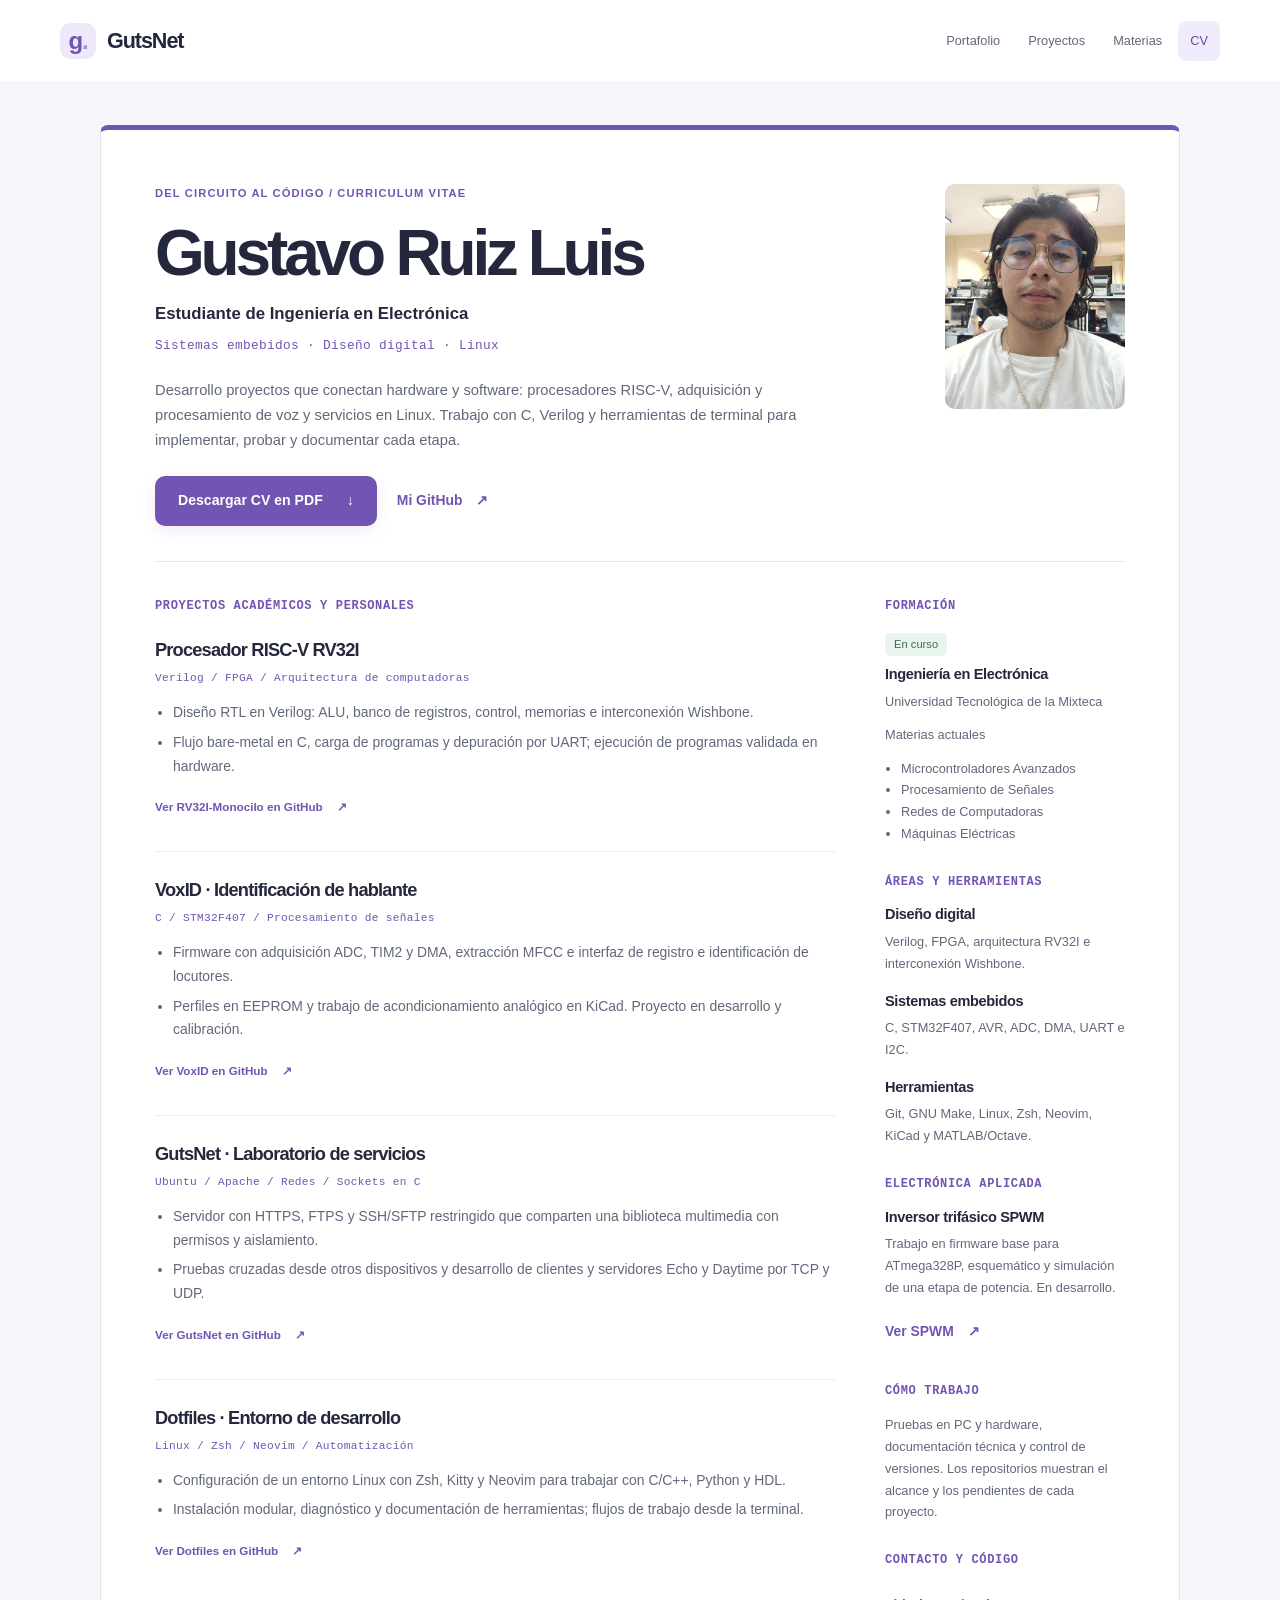
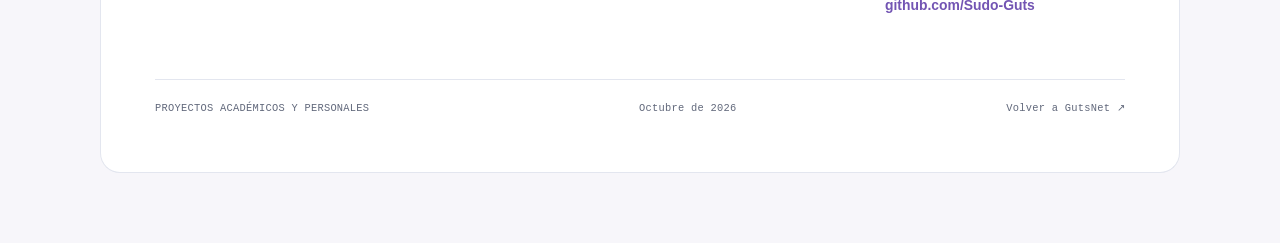
<file: C0DE/web/public/cv.html>
<!DOCTYPE html>
<html lang="es-MX">
<head>
    <meta charset="UTF-8">
    <meta name="viewport" content="width=device-width, initial-scale=1.0">
    <meta name="description" content="CV de Gustavo Ruiz Luis: estudiante de Ingeniería en Electrónica, con proyectos de sistemas embebidos, RISC-V, procesamiento de señales y Linux.">
    <meta name="theme-color" content="#ffffff">
    <title>Gustavo Ruiz Luis | CV · GutsNet</title>
    <link rel="icon" href="assets/img/favicon.svg?v=2ca871dd7910" type="image/svg+xml">
    <link rel="stylesheet" href="assets/css/style.css?v=04d1e9b48a64">
    <link rel="stylesheet" href="assets/css/cv.css?v=8c41e6406a28">
</head>
<body class="resume-page">
    <a class="skip-link" href="#cv-content">Ir al currículum</a>
    <header class="site-header">
        <div class="container header-content">
            <a class="logo" href="index.html" aria-label="GutsNet, inicio"><span class="logo-symbol" aria-hidden="true">g<span>.</span></span>GutsNet</a>
            <nav aria-label="Navegación principal"><a href="index.html">Portafolio</a><a href="index.html#proyectos">Proyectos</a><a href="materias.html">Materias</a><a href="cv.html" aria-current="page">CV</a></nav>
        </div>
    </header>
    <main id="cv-content" class="resume-shell">
        <header class="resume-header">
            <div>
                <p class="eyebrow">DEL CIRCUITO AL CÓDIGO / CURRICULUM VITAE</p>
                <h1>Gustavo Ruiz Luis</h1>
                <p class="resume-role">Estudiante de Ingeniería en Electrónica</p>
                <p class="resume-focus mono">Sistemas embebidos · Diseño digital · Linux</p>
                <p class="resume-summary">Desarrollo proyectos que conectan hardware y software: procesadores RISC-V, adquisición y procesamiento de voz y servicios en Linux. Trabajo con C, Verilog y herramientas de terminal para implementar, probar y documentar cada etapa.</p>
                <div class="resume-actions"><a class="button primary" href="assets/docs/Gustavo_Ruiz_Luis_CV.pdf" download>Descargar CV en PDF <span aria-hidden="true">↓</span></a><a class="text-link" href="https://github.com/Sudo-Guts" target="_blank" rel="noopener noreferrer">Mi GitHub <span aria-hidden="true">↗</span></a></div>
            </div>
            <img class="resume-photo" src="assets/img/gustavo-ruiz-luis.jpg" alt="Retrato de Gustavo Ruiz Luis" width="1152" height="1536">
        </header>
        <div class="resume-body">
            <section aria-labelledby="resume-projects-title">
                <h2 id="resume-projects-title" class="resume-section-title">Proyectos académicos y personales</h2>
                    <article class="resume-project">
                        <h3>Procesador RISC-V RV32I</h3>
                        <p class="resume-project-meta mono">Verilog / FPGA / Arquitectura de computadoras</p>
                        <ul><li>Diseño RTL en Verilog: ALU, banco de registros, control, memorias e interconexión Wishbone.</li><li>Flujo bare-metal en C, carga de programas y depuración por UART; ejecución de programas validada en hardware.</li></ul>
                        <a class="text-link" href="https://github.com/Sudo-Guts/RV32I-Monocilo" target="_blank" rel="noopener noreferrer">Ver RV32I-Monocilo en GitHub <span aria-hidden="true">↗</span></a>
                    </article>
                    <article class="resume-project">
                        <h3>VoxID · Identificación de hablante</h3>
                        <p class="resume-project-meta mono">C / STM32F407 / Procesamiento de señales</p>
                        <ul><li>Firmware con adquisición ADC, TIM2 y DMA, extracción MFCC e interfaz de registro e identificación de locutores.</li><li>Perfiles en EEPROM y trabajo de acondicionamiento analógico en KiCad. Proyecto en desarrollo y calibración.</li></ul>
                        <a class="text-link" href="https://github.com/Sudo-Guts/VoxID" target="_blank" rel="noopener noreferrer">Ver VoxID en GitHub <span aria-hidden="true">↗</span></a>
                    </article>
                    <article class="resume-project">
                        <h3>GutsNet · Laboratorio de servicios</h3>
                        <p class="resume-project-meta mono">Ubuntu / Apache / Redes / Sockets en C</p>
                        <ul><li>Servidor con HTTPS, FTPS y SSH/SFTP restringido que comparten una biblioteca multimedia con permisos y aislamiento.</li><li>Pruebas cruzadas desde otros dispositivos y desarrollo de clientes y servidores Echo y Daytime por TCP y UDP.</li></ul>
                        <a class="text-link" href="https://github.com/Sudo-Guts/GutsNet" target="_blank" rel="noopener noreferrer">Ver GutsNet en GitHub <span aria-hidden="true">↗</span></a>
                    </article>
                    <article class="resume-project">
                        <h3>Dotfiles · Entorno de desarrollo</h3>
                        <p class="resume-project-meta mono">Linux / Zsh / Neovim / Automatización</p>
                        <ul><li>Configuración de un entorno Linux con Zsh, Kitty y Neovim para trabajar con C/C++, Python y HDL.</li><li>Instalación modular, diagnóstico y documentación de herramientas; flujos de trabajo desde la terminal.</li></ul>
                        <a class="text-link" href="https://github.com/Sudo-Guts/Dotfiles" target="_blank" rel="noopener noreferrer">Ver Dotfiles en GitHub <span aria-hidden="true">↗</span></a>
                    </article>
            </section>
            <aside class="resume-aside" aria-label="Formación, herramientas y contacto">
                <section aria-labelledby="resume-education-title"><h2 id="resume-education-title" class="resume-section-title">Formación</h2><span class="resume-study-status">En curso</span><h3>Ingeniería en Electrónica</h3><p>Universidad Tecnológica de la Mixteca</p><p>Materias actuales</p><ul><li>Microcontroladores Avanzados</li><li>Procesamiento de Señales</li><li>Redes de Computadoras</li><li>Máquinas Eléctricas</li></ul></section>
                <section aria-labelledby="resume-skills-title"><h2 id="resume-skills-title" class="resume-section-title">Áreas y herramientas</h2><div class="resume-skill"><h3>Diseño digital</h3><p>Verilog, FPGA, arquitectura RV32I e interconexión Wishbone.</p></div><div class="resume-skill"><h3>Sistemas embebidos</h3><p>C, STM32F407, AVR, ADC, DMA, UART e I2C.</p></div><div class="resume-skill"><h3>Herramientas</h3><p>Git, GNU Make, Linux, Zsh, Neovim, KiCad y MATLAB/Octave.</p></div></section>
                <section aria-labelledby="resume-additional-title"><h2 id="resume-additional-title" class="resume-section-title">Electrónica aplicada</h2><h3>Inversor trifásico SPWM</h3><p>Trabajo en firmware base para ATmega328P, esquemático y simulación de una etapa de potencia. En desarrollo.</p><a class="text-link" href="https://github.com/Sudo-Guts/SPWM" target="_blank" rel="noopener noreferrer">Ver SPWM <span aria-hidden="true">↗</span></a></section>
                <section aria-labelledby="resume-method-title"><h2 id="resume-method-title" class="resume-section-title">Cómo trabajo</h2><p>Pruebas en PC y hardware, documentación técnica y control de versiones. Los repositorios muestran el alcance y los pendientes de cada proyecto.</p></section>
                <section aria-labelledby="resume-contact-title"><h2 id="resume-contact-title" class="resume-section-title">Contacto y código</h2><a class="text-link resume-contact" href="https://github.com/Sudo-Guts" target="_blank" rel="noopener noreferrer">github.com/Sudo-Guts</a></section>
            </aside>
        </div>
        <footer class="resume-footer mono"><span>PROYECTOS ACADÉMICOS Y PERSONALES</span><span>Octubre de 2026</span><a href="index.html">Volver a GutsNet ↗</a></footer>
    </main>
</body>
</html>
</file>
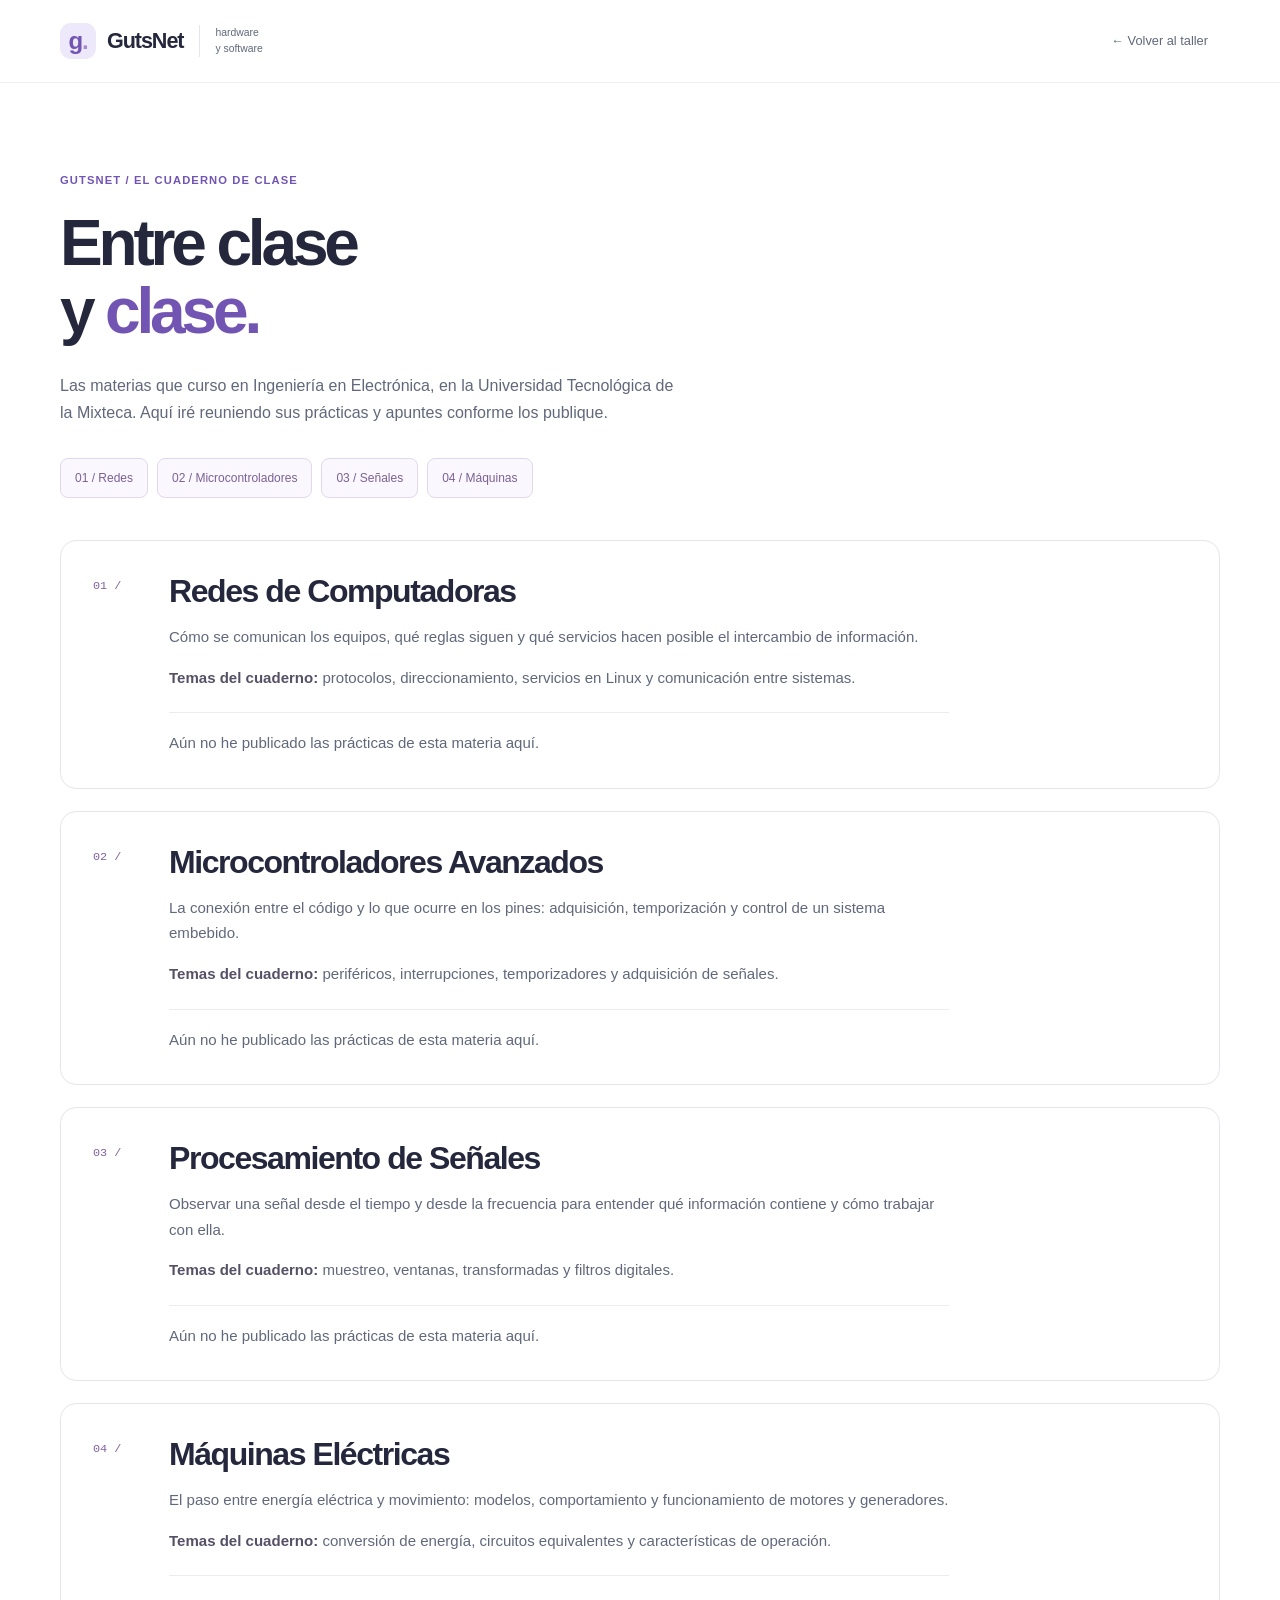
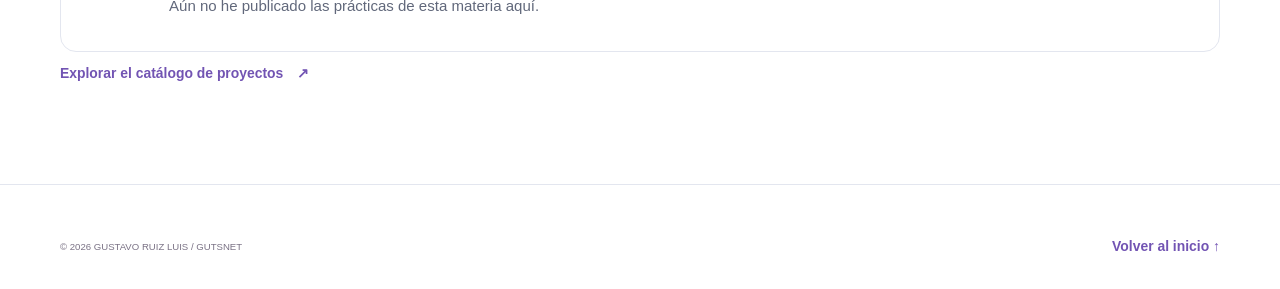
<file: C0DE/web/public/materias.html>
<!DOCTYPE html>
<html lang="es-MX">
<head>
    <meta charset="UTF-8">
    <meta name="viewport" content="width=device-width, initial-scale=1.0">
    <meta name="description" content="El cuaderno de materias de Gustavo: Redes de Computadoras, Microcontroladores Avanzados, Procesamiento de Señales y Máquinas Eléctricas.">
    <meta name="theme-color" content="#ffffff">
    <title>Cuaderno de materias | GutsNet</title>
    <link rel="icon" href="assets/img/favicon.svg?v=2ca871dd7910" type="image/svg+xml">
    <link rel="stylesheet" href="assets/css/style.css?v=04d1e9b48a64">
</head>
<body>
    <a class="skip-link" href="#contenido">Ir al contenido</a>
    <header class="site-header"><div class="container header-content"><a class="logo" href="index.html" aria-label="GutsNet, inicio"><span class="logo-symbol" aria-hidden="true">g<span>.</span></span>GutsNet<span class="logo-caption">hardware<br>y software</span></a><nav aria-label="Navegación de materias"><a href="index.html#materias">← Volver al taller</a></nav></div></header>

    <main id="contenido" class="section">
        <div class="container">
            <p class="eyebrow">GUTSNET / EL CUADERNO DE CLASE</p>
            <h1 class="section-title">Entre clase<br>y <em>clase.</em></h1>
            <p class="section-description">Las materias que curso en Ingeniería en Electrónica, en la Universidad Tecnológica de la Mixteca. Aquí iré reuniendo sus prácticas y apuntes conforme los publique.</p>
            <nav class="subject-index" aria-label="Índice de materias"><a href="#redes">01 / Redes</a><a href="#microcontroladores">02 / Microcontroladores</a><a href="#senales">03 / Señales</a><a href="#maquinas">04 / Máquinas</a></nav>
            <div class="subject-details">
                <section id="redes" class="card subject-detail" aria-labelledby="redes-title"><span class="card-number">01 /</span><div><h2 id="redes-title">Redes de Computadoras</h2><p>Cómo se comunican los equipos, qué reglas siguen y qué servicios hacen posible el intercambio de información.</p><p class="subject-topics"><strong>Temas del cuaderno:</strong> protocolos, direccionamiento, servicios en Linux y comunicación entre sistemas.</p><p class="empty-note">Aún no he publicado las prácticas de esta materia aquí.</p></div></section>
                <section id="microcontroladores" class="card subject-detail" aria-labelledby="micro-title"><span class="card-number">02 /</span><div><h2 id="micro-title">Microcontroladores Avanzados</h2><p>La conexión entre el código y lo que ocurre en los pines: adquisición, temporización y control de un sistema embebido.</p><p class="subject-topics"><strong>Temas del cuaderno:</strong> periféricos, interrupciones, temporizadores y adquisición de señales.</p><p class="empty-note">Aún no he publicado las prácticas de esta materia aquí.</p></div></section>
                <section id="senales" class="card subject-detail" aria-labelledby="senales-title"><span class="card-number">03 /</span><div><h2 id="senales-title">Procesamiento de Señales</h2><p>Observar una señal desde el tiempo y desde la frecuencia para entender qué información contiene y cómo trabajar con ella.</p><p class="subject-topics"><strong>Temas del cuaderno:</strong> muestreo, ventanas, transformadas y filtros digitales.</p><p class="empty-note">Aún no he publicado las prácticas de esta materia aquí.</p></div></section>
                <section id="maquinas" class="card subject-detail" aria-labelledby="maquinas-title"><span class="card-number">04 /</span><div><h2 id="maquinas-title">Máquinas Eléctricas</h2><p>El paso entre energía eléctrica y movimiento: modelos, comportamiento y funcionamiento de motores y generadores.</p><p class="subject-topics"><strong>Temas del cuaderno:</strong> conversión de energía, circuitos equivalentes y características de operación.</p><p class="empty-note">Aún no he publicado las prácticas de esta materia aquí.</p></div></section>
            </div>
            <a class="text-link" href="index.html#proyectos">Explorar el catálogo de proyectos <span aria-hidden="true">↗</span></a>
        </div>
    </main>
    <footer class="site-footer"><div class="container footer-content"><p>© 2026 GUSTAVO RUIZ LUIS / GUTSNET</p><a class="text-link" href="index.html">Volver al inicio ↑</a></div></footer>
</body>
</html>
</file>
<file: C0DE/web/public/assets/css/style.css>
/* GutsNet · Portafolio de Gustavo Ruiz Luis
 * Fondo blanco y acentos pastel. Sin fuentes ni librerías externas.
 */
:root {
    color-scheme: only light;
    --bg: #ffffff;
    --paper: #ffffff;
    --text: #25283c;
    --muted: #61687b;
    --border: #e3e6ef;
    --sage: #eaf4ee;
    --lavender: #eee8fb;
    --peach: #fcefe8;
    --blue: #eaf0fc;
    --accent: #7254b3;
    --green: #466d59;
    --radius: 18px;
    --max-width: 1160px;
    --mono: "SFMono-Regular", Consolas, "Liberation Mono", monospace;
}
* { box-sizing: border-box; }
html { scroll-behavior: smooth; scroll-padding-top: 104px; }
body { margin: 0; background: #fff; color: var(--text); font: 16px/1.7 -apple-system, BlinkMacSystemFont, "Segoe UI", sans-serif; }
h1, h2, h3, p { margin-top: 0; }
h1, h2, h3 { line-height: 1.15; letter-spacing: -.045em; text-wrap: balance; }
h1, h2 { font-weight: 700; }
h2 { margin-bottom: 24px; font-size: clamp(2rem, 3.4vw, 3rem); }
h3 { font-size: 1.22rem; font-weight: 650; }
em { color: var(--accent); font-style: normal; }
a { color: inherit; text-decoration: none; }
button, input { font: inherit; }
button { cursor: pointer; }
a, button, input { -webkit-tap-highlight-color: transparent; }
a:focus-visible, button:focus-visible, input:focus-visible { outline: 3px solid #9679cb; outline-offset: 5px; }
::selection { background: #e8dafa; color: #3f2c66; }
[hidden] { display: none !important; }
.container { width: min(calc(100% - 64px), var(--max-width)); margin-inline: auto; }
.mono { font-family: var(--mono); font-size: .7rem; font-weight: 400; letter-spacing: .025em; }
.eyebrow { margin-bottom: 20px; color: var(--accent); font-size: .7rem; font-weight: 650; letter-spacing: .1em; }
.section { padding: 88px 0; scroll-margin-top: 12px; }
.section-heading { display: flex; justify-content: space-between; align-items: end; gap: 40px; margin-bottom: 32px; }
.section-heading h2 { margin-bottom: 0; }
.section-heading > p { max-width: 280px; margin-bottom: 0; color: var(--muted); font-size: .9rem; }
.text-link { display: inline-flex; align-items: center; gap: 14px; min-height: 44px; color: var(--accent); font-size: .87rem; font-weight: 600; }
.text-link:hover { text-decoration: underline; text-underline-offset: 5px; }
.button { display: inline-flex; align-items: center; justify-content: center; gap: 24px; min-height: 49px; padding: 12px 22px; border: 1px solid transparent; border-radius: 10px; font-size: .88rem; font-weight: 600; transition: background .2s, transform .2s; }
.button:hover { transform: translateY(-2px); }
.button.primary { background: var(--accent); color: #fff; box-shadow: 0 5px 15px #7254b31c; }
.button.primary:hover { background: #61439d; }
.button.secondary { background: #fff; border-color: #d6c9ee; color: #624596; }
.button.secondary:hover { background: #f7f3fe; }
.sr-only { position: absolute; width: 1px; height: 1px; overflow: hidden; clip-path: inset(50%); white-space: nowrap; }
.skip-link { position: fixed; top: 12px; left: 16px; z-index: 100; padding: 10px 18px; border-radius: 8px; background: var(--accent); color: white; transform: translateY(-180%); }
.skip-link:focus { transform: translateY(0); }

/* Navegación */
.site-header { position: sticky; top: 0; z-index: 20; background: #fff; border-bottom: 1px solid #eceef5; }
.header-content { display: flex; align-items: center; justify-content: space-between; gap: 24px; min-height: 82px; }
.logo { display: inline-flex; align-items: center; gap: 11px; white-space: nowrap; font-size: 1.35rem; font-weight: 750; letter-spacing: -.05em; }
.logo-symbol { display: inline-flex; align-items: center; justify-content: center; width: 36px; height: 36px; border-radius: 11px; background: var(--lavender); color: var(--accent); font: 750 1.5rem/1 sans-serif; }
.logo-symbol span { color: #a58bcd; }
.logo-caption { max-width: 88px; margin-left: 5px; padding-left: 15px; border-left: 1px solid var(--border); color: var(--muted); font-size: .65rem; font-weight: 400; line-height: 1.5; letter-spacing: 0; white-space: normal; }
nav { display: flex; align-items: center; gap: 4px; }
nav a { display: inline-block; padding: 9px 12px; border-radius: 8px; color: var(--muted); font-size: .8rem; transition: background .2s; }
nav a:hover { background: #f6f4fb; color: var(--accent); }
nav a[aria-current] { background: #f1ecfb; color: #684a9e; }
.menu-toggle { display: inline-flex; align-items: center; gap: 14px; min-height: 44px; padding: 8px 12px; border: 1px solid var(--border); border-radius: 8px; background: white; color: var(--text); font-size: .85rem; }
.menu-toggle span { font: 1.2rem var(--mono); }

/* Portada */
.hero { background: #fff; }
.hero-topline { display: flex; align-items: center; justify-content: space-between; flex-wrap: wrap; gap: 12px; padding-top: 28px; color: #6b7184; font-size: .65rem; }
.topline-separator { padding-inline: 9px; color: #c4bbd1; }
.hero-grid { display: grid; grid-template-columns: 1.05fr 1fr; align-items: center; gap: 72px; padding: 76px 0 70px; }
.hero-content { min-width: 0; }
.hero-content .eyebrow { display: inline-flex; align-items: center; gap: 7px; margin-bottom: 24px; padding: 5px 11px; border: 1px solid #e4d9f6; border-radius: 25px; background: #faf7ff; font-size: .67rem; letter-spacing: .045em; }
.small-cross { color: #9874cb; font-size: 1rem; }
h1 { margin-bottom: 26px; font-size: clamp(3.1rem, 5.5vw, 5rem); line-height: 1.06; letter-spacing: -.065em; }
.hero-description { max-width: 470px; margin-bottom: 0; color: var(--muted); font-size: .99rem; line-height: 1.85; }
.hero-actions { display: flex; align-items: center; flex-wrap: wrap; gap: 28px; margin-top: 30px; }
.hero-footnote { display: flex; flex-wrap: wrap; gap: 8px; margin-top: 29px; margin-bottom: 0; color: #6f7587; font-size: .67rem; }
.hero-footnote span { padding: 4px 10px; border: 1px solid #e9e7f1; border-radius: 6px; background: #fbfaff; }
.workbench { position: relative; min-width: 0; padding: 22px; border: 1px solid #e4deef; border-radius: 22px; background: #faf8fe; box-shadow: 0 20px 65px #40325c0c; }
.bench-heading { display: flex; align-items: center; justify-content: space-between; gap: 10px; margin-bottom: 19px; color: #776c8d; font-size: .64rem; }
.bench-heading span:last-child { padding: 3px 8px; border-radius: 6px; background: #eee7f8; color: #735496; font-size: .62rem; }
.oscilloscope { padding: 17px; border: 1px solid #e3deeb; border-radius: 15px; background: white; }
.scope-heading { display: flex; align-items: center; justify-content: space-between; margin-bottom: 13px; }
.scope-heading .mono { color: #646b80; font-size: .65rem; }
.scope-led, .status-dot { display: inline-block; width: 7px; height: 7px; border-radius: 50%; background: #699780; }
.scope-led { box-shadow: 0 0 0 4px #eaf3ef; }
.scope-display { display: block; width: 100%; height: auto; border: 1px solid #e4e8f2; border-radius: 9px; }
.scope-controls { display: grid; grid-template-columns: 1fr 1fr; gap: 22px; margin-top: 18px; }
.scope-controls label { display: grid; grid-template-columns: 1fr auto; align-items: center; gap: 7px; color: #5f6578; font-size: .72rem; }
.scope-controls output { padding: 1px 6px; border-radius: 4px; background: #f1ebfb; color: #6a4b9c; font: .68rem var(--mono); }
input[type="range"] { width: 100%; min-width: 0; height: 26px; margin: 2px 0; accent-color: #9474cb; cursor: pointer; }
input[type="range"]:disabled { cursor: default; }
.scope-controls input { grid-column: 1 / -1; }
.scope-caption { margin: 14px 0 0; color: #6b7184; font-size: .61rem; text-align: center; }
.bench-notes { display: flex; align-items: center; justify-content: space-between; gap: 16px; padding: 18px 3px 0; }
.chip-note { display: flex; align-items: center; gap: 10px; }
.chip-note .mono { color: #777085; font-size: .62rem; }
.chip-mark { display: grid; place-content: center; width: 39px; height: 39px; border: 1px solid #d6c6ed; border-radius: 8px; background: #f0eafa; color: #76579c; font: .7rem/1.1 var(--mono); text-align: center; }
.hand-note { margin: 0; color: #7a7187; font-size: .72rem; line-height: 1.6; }
.hero-bottom { display: flex; justify-content: space-between; align-items: center; gap: 25px; padding: 21px 0; border-top: 1px solid #edeaf2; color: #707788; font-size: .64rem; }
.hero-bottom .status-dot { width: 6px; height: 6px; margin-right: 8px; }
.hero-bottom a { flex-shrink: 0; padding-block: 5px; }
.hero-bottom a span { padding-left: 8px; }

/* Perfil */
.about-section { border-top: 1px solid #f0edf5; }
.about-layout { display: grid; grid-template-columns: .95fr 1.15fr; gap: 100px; }
.about-copy { max-width: 590px; color: var(--muted); font-size: .93rem; }
.about-copy .lead { margin-top: 2px; color: #44495e; font-size: 1.07rem; }
.profile-portrait { width: min(100%, 240px); margin: 28px 0 0; }
.profile-portrait img { display: block; width: 100%; height: 290px; border-radius: 13px; object-fit: cover; object-position: 50% 35%; background: var(--lavender); }
.profile-portrait figcaption { margin-top: 10px; color: var(--muted); font-size: .6rem; }
.toolbox { margin-top: 26px; padding-top: 22px; border-top: 1px solid var(--border); }
.toolbox > .mono { color: #6e657d; font-size: .65rem; }
.tag-list { display: flex; flex-wrap: wrap; gap: 8px; padding: 0; margin: 14px 0 0; list-style: none; }
.tag-list li { padding: 5px 10px; border-radius: 6px; background: #f4f1fa; color: #6c5886; font: .7rem/1.5 var(--mono); }

/* Proyectos */
.projects-section { background: #f8f9fc; border-block: 1px solid #edf0f6; }
.project-filters { display: flex; flex-wrap: wrap; gap: 8px; margin-bottom: 30px; }
.project-filters button { min-height: 42px; padding: 8px 17px; border: 1px solid #e0ddeb; border-radius: 9px; background: white; color: #666277; font-size: .77rem; transition: background .2s; }
.project-filters button:hover { background: #f0eafa; }
.project-filters button[aria-pressed="true"] { border-color: #d9cbed; background: #eee6fa; color: #65468f; }
.project-grid { display: grid; grid-template-columns: repeat(2, minmax(0, 1fr)); gap: 26px; }
.project-card { display: flex; flex-direction: column; min-width: 0; overflow: hidden; border: 1px solid #e2e5ee; border-radius: var(--radius); background: white; transition: box-shadow .2s, border-color .2s; }
.project-card:hover { border-color: #d1c4e7; box-shadow: 0 8px 28px #5a4e7510; }
.project-card.project-featured { grid-column: 1 / -1; display: grid; grid-template-columns: 1.05fr 1fr; }
.project-visual { display: flex; flex-direction: column; min-height: 200px; padding: 24px 27px; }
.visual-topline { display: flex; align-items: center; justify-content: space-between; gap: 12px; color: #6c6381; font-size: .64rem; }
.visual-caption { color: #736582; font-size: .62rem; }
.vox-visual { justify-content: space-between; background: #f0eafa; }
.vox-visual svg { width: 100%; margin-block: 22px; }
.project-content { display: flex; flex: 1; flex-direction: column; align-items: flex-start; padding: 29px; }
.project-meta { display: flex; flex-wrap: wrap; align-items: center; gap: 10px; width: 100%; margin-bottom: 16px; color: #777082; font-size: .62rem; }
.project-state { padding: 3px 8px; border-radius: 5px; background: #edf4ef; color: #4e745f; font-size: .61rem; }
.project-content h3 { margin-bottom: 12px; }
.project-featured h3 { font-size: 2.5rem; }
.project-content p { margin-bottom: 22px; color: var(--muted); font-size: .87rem; }
.project-content .tag-list { margin: 0 0 24px; }
.project-link { display: flex; align-items: center; justify-content: space-between; gap: 20px; width: 100%; margin-top: auto; padding-top: 15px; border-top: 1px solid #edeaf3; color: #725394; font-size: .8rem; font-weight: 600; }
.project-link:hover { color: #503477; }
.project-link span { transition: transform .2s; }
.project-link:hover span { transform: translate(2px, -2px); }
.cpu-visual { background: #eaf3f0; }
.cpu-diagram { display: flex; gap: 10px; margin: 26px 0 18px; }
.cpu-diagram span { flex: 1; padding: 9px 5px; border: 1px solid #a8c7bc; border-radius: 7px; color: #527367; font: .7rem var(--mono); text-align: center; }
.visual-word { color: #4d6b61; font: 2.3rem/1 var(--mono); letter-spacing: -.06em; }
.visual-word span { display: inline-block; max-width: 145px; padding-left: 18px; font: .66rem/1.5 var(--mono); letter-spacing: 0; }
.spwm-visual { background: #fcefe7; }
.spwm-visual svg { width: 100%; height: 112px; margin: 7px 0; }
.terminal-visual { background: #edf0fb; }
.terminal-lines { display: flex; flex-direction: column; gap: 8px; margin-top: 25px; color: #5e6386; font-size: .96rem; letter-spacing: -.03em; }
.terminal-lines b { color: #4e716a; font-weight: 600; }
.terminal-lines i { color: #8a6bb6; font-style: normal; }
.terminal-lines .terminal-comment { margin-top: 5px; color: #696f8a; font-size: .7rem; letter-spacing: 0; }
.terminal-cursor { padding-left: 4px; color: #9277b5; }
.network-visual { justify-content: space-between; background: #eef3fa; }
.network-diagram { display: flex; align-items: center; justify-content: space-between; gap: 9px; margin: 26px 0; }
.network-diagram span { padding: 13px 16px; border: 1px solid #b9c9e1; border-radius: 8px; background: #ffffffb3; color: #5a6a87; font-size: .72rem; }
.network-diagram b { color: #95a7c3; font-size: 1.1rem; font-weight: 400; }
.project-card.project-compact { grid-column: 1 / -1; display: grid; grid-template-columns: 1fr 200px; }
.project-compact .project-content { max-width: 820px; }
.project-compact .project-link { max-width: 250px; }
.line-track { align-self: center; }
.line-track svg { display: block; width: 100%; }

/* Materias */
.subjects-layout { display: grid; grid-template-columns: .9fr 1.2fr; gap: 85px; }
.subjects-intro > p:not(.eyebrow) { max-width: 340px; color: var(--muted); font-size: .92rem; }
.subject-list { border-top: 1px solid var(--border); }
.subject-row { display: flex; align-items: center; gap: 22px; min-height: 108px; padding: 20px 5px; border-bottom: 1px solid var(--border); transition: background .2s; }
.subject-row:hover { background: #faf8fe; }
.subject-row > .mono { color: #977bbf; font-size: .72rem; }
.subject-row h3 { margin: 0 0 6px; font-size: 1.02rem; }
.subject-row p { margin: 0; color: var(--muted); font-size: .8rem; }
.subject-row > span:last-child { margin-left: auto; color: #9273b9; font-size: 1.3rem; }

/* Perfil formal */
.cv-section { padding-block: 48px; border-block: 1px solid #ebe4f5; background: #f7f3fc; }
.cv-layout { display: flex; align-items: center; gap: 35px; }
.cv-stamp { display: grid; place-content: center; flex: 0 0 100px; height: 112px; border: 1px solid #ded2ed; border-radius: 13px; background: #fff; color: #80669f; font-size: .68rem; line-height: 1.8; text-align: center; }
.cv-layout > div { flex: 1; }
.cv-layout .eyebrow { margin-bottom: 12px; }
.cv-layout h2 { margin-bottom: 14px; font-size: clamp(1.8rem, 2.7vw, 2.5rem); }
.cv-layout p:last-child { max-width: 570px; margin-bottom: 0; color: #72677f; font-size: .88rem; }
.cv-layout .button { flex-shrink: 0; }
.cv-layout > .cv-actions { display: flex; flex: 0 0 auto; flex-direction: column; align-items: flex-start; gap: 9px; }

/* Multimedia */
.media-layout { display: grid; grid-template-columns: 1.45fr 1fr; gap: 35px; }
.video-block, .media-sidebar, .multimedia-card { min-width: 0; }
.project-video { display: block; width: 100%; aspect-ratio: 16 / 9; border: 1px solid #e0daec; border-radius: 14px; background: #f1edf8; }
.video-caption { display: flex; align-items: center; justify-content: space-between; gap: 15px; margin-top: 16px; }
.video-caption h3 { margin: 0; font-size: .85rem; font-weight: 500; }
.video-caption .mono { color: #797086; font-size: .6rem; }
.music-player { padding: 26px; border: 1px solid #e3d9f1; border-radius: 16px; background: #faf7ff; }
.music-heading { display: flex; align-items: center; gap: 16px; margin-bottom: 22px; }
.music-heading .eyebrow { margin-bottom: 5px; font-size: .6rem; letter-spacing: .045em; }
.music-heading h3 { margin: 0; font-size: 1.25rem; }
.record { position: relative; width: 44px; height: 44px; flex: 0 0 44px; border: 8px solid #9884b3; border-radius: 50%; background: #eee8f8; box-shadow: inset 0 0 0 5px #d6c6eb; }
.record::after { content: ""; position: absolute; top: 12px; left: 12px; width: 4px; height: 4px; border-radius: 50%; background: #9072b0; }
#music-title { margin-bottom: 13px; color: #736082; font-size: .78rem; }
.music-controls { display: flex; flex-wrap: wrap; gap: 8px; }
.music-controls button { min-height: 44px; padding: 8px 15px; border: 1px solid #d6c5ea; border-radius: 8px; background: white; color: #765798; font-size: .76rem; }
.music-controls button:first-child { background: #eee5fa; }
.music-controls button:hover { background: #e5d7f6; }
.volume-label { display: flex; align-items: center; gap: 18px; margin-top: 16px; color: #736680; font-size: .75rem; }
.volume-label input { flex: 1; }
.player-note { margin: 12px 0 0; color: #7a6c88; font-size: .6rem; }
.cinema-note { margin-top: 24px; padding: 0 4px; }
.cinema-note > .mono { color: #7e688d; font-size: .65rem; }
.cinema-note h3 { margin: 8px 0; font-size: 1.2rem; }
.cinema-note p { margin-bottom: 12px; color: var(--muted); font-size: .84rem; }
.coming-soon { display: inline-block; padding: 5px 10px; border-radius: 6px; background: #f1eef6; color: #73607f; font-size: .74rem; }

/* Pie y páginas secundarias */
.site-footer { padding: 40px 0 20px; border-top: 1px solid var(--border); background: white; }
.footer-main { display: flex; align-items: center; justify-content: space-between; gap: 25px; padding-bottom: 28px; }
.footer-logo { gap: 0; font-size: 1.8rem; }
.footer-dot { color: #ac93cd; }
.footer-main p { margin: 7px 0 0; color: var(--muted); font-size: .82rem; }
.footer-bottom, .footer-content { display: flex; align-items: center; justify-content: space-between; flex-wrap: wrap; gap: 16px; padding-top: 20px; border-top: 1px solid #eeebf3; color: #7a7285; font-size: .6rem; }
.footer-bottom a { padding-block: 7px; }
.visits-indicator { display: inline-flex; align-items: center; gap: 9px; }
.visits-indicator strong { color: #725394; font-weight: 500; font-variant-numeric: tabular-nums; }
.footer-content { padding-top: 0; border-top: 0; }
.footer-content p { margin: 0; }
.section-title { font-size: clamp(2.7rem, 5vw, 4rem); }
.section-description { max-width: 620px; margin-bottom: 30px; color: var(--muted); }
.card { padding: 32px; border: 1px solid var(--border); border-radius: 16px; background: white; }
.card p { color: var(--muted); }
.card h2 { font-size: clamp(1.55rem, 2.5vw, 2rem); }
.card-tag { display: inline-block; padding: 5px 10px; border-radius: 6px; background: var(--lavender); color: #765994; font-size: .7rem; }
.card-number { display: block; margin-bottom: 16px; color: #80629e; font: .74rem var(--mono); }
.about-grid { display: grid; grid-template-columns: repeat(2, minmax(0, 1fr)); gap: 24px; }
.multimedia-card h2 { font-size: 1.5rem; }
.subject-index { display: flex; flex-wrap: wrap; gap: 9px; margin: 32px 0 42px; }
.subject-index a { padding: 9px 14px; border: 1px solid #e2d8ee; border-radius: 8px; background: #faf7ff; color: #7b6194; font-size: .75rem; }
.subject-index a:hover { background: #f0e6fb; }
.subject-details { display: grid; gap: 22px; }
.subject-detail { display: grid; grid-template-columns: 60px 1fr; gap: 16px; scroll-margin-top: 105px; }
.subject-detail:target { border-color: #baa0d9; box-shadow: 0 0 0 3px #f5eefc; }
.subject-detail .card-number { padding-top: 6px; }
.subject-detail h2 { margin-bottom: 14px; }
.subject-detail p { max-width: 780px; font-size: .94rem; }
.subject-detail p:last-child { margin-bottom: 0; }
.subject-topics { color: var(--muted); font-size: .85rem; }
.subject-topics strong { color: #565066; font-weight: 600; }
.empty-note { margin-top: 22px; padding-top: 17px; border-top: 1px solid #eeebf4; color: #756480; font-size: .78rem; }
.back-link { margin-bottom: 30px; }

@media (max-width: 1050px) {
    .logo-caption { display: none; }
    .hero-grid { gap: 40px; }
    .about-layout, .subjects-layout { gap: 55px; }
    .network-diagram span { padding-inline: 11px; }
    .cv-stamp { display: none; }
}
@media (max-width: 850px) {
    .container { width: calc(100% - 48px); }
    .header-content { flex-wrap: wrap; gap: 0 18px; min-height: 74px; padding-block: 14px; }
    .header-content nav { flex-wrap: wrap; width: 100%; margin-top: 12px; }
    .header-content nav a { flex: 1; text-align: center; }
    .menu-toggle { margin-left: auto; }
    .hero-grid { gap: 25px; padding-block: 56px; }
    h1 { font-size: clamp(2.8rem, 6vw, 4.1rem); }
    .hero-description { font-size: .92rem; }
    .hero-actions { gap: 18px; }
    .hero-actions .button { padding-inline: 17px; gap: 16px; }
    .workbench { padding: 14px; }
    .bench-heading { font-size: .57rem; }
    .bench-heading span:last-child { font-size: .56rem; }
    .oscilloscope { padding: 12px; }
    .scope-controls { gap: 12px; }
    .scope-controls label { font-size: .66rem; }
    .bench-notes { flex-wrap: wrap; gap: 12px; }
    .hand-note { font-size: .7rem; }
    .section { padding-block: 68px; }
    .about-layout { gap: 35px; }
    .project-card.project-featured { grid-template-columns: 1fr; }
    .vox-visual { min-height: 230px; }
    .vox-visual svg { max-height: 160px; margin-block: 8px; }
    .project-content { padding: 24px; }
    .network-diagram { gap: 5px; }
    .network-diagram span { padding: 11px 7px; font-size: .65rem; }
    .subjects-layout { grid-template-columns: .9fr 1.2fr; gap: 35px; }
    .subject-row { gap: 14px; }
    .subject-row h3 { font-size: .94rem; }
    .subject-row p { font-size: .75rem; }
    .cv-section { padding-block: 40px; }
    .cv-layout { flex-wrap: wrap; gap: 25px; }
    .cv-layout > div { flex-basis: 100%; }
    .media-layout { grid-template-columns: 1.1fr 1fr; gap: 25px; }
    .video-caption { align-items: flex-start; flex-direction: column; gap: 7px; }
    .music-player { padding: 20px; }
    .music-heading { gap: 12px; }
    .music-heading h3 { font-size: 1.05rem; }
    .music-heading .eyebrow { font-size: .56rem; }
    .record { width: 36px; height: 36px; flex-basis: 36px; border-width: 6px; }
    .record::after { top: 10px; left: 10px; }
}
@media (max-width: 620px) {
    .container { width: calc(100% - 36px); }
    html { scroll-padding-top: 92px; }
    .header-content nav { gap: 4px; }
    .header-content nav a { flex: 1 1 30%; font-size: .8rem; }
    .hero-topline { padding-top: 23px; font-size: .6rem; }
    .hero-topline > span:last-child { display: none; }
    .topline-separator { padding-inline: 5px; }
    .hero-grid { grid-template-columns: 1fr; gap: 40px; padding: 43px 0 38px; }
    h1 { max-width: 450px; font-size: clamp(3rem, 12vw, 4.5rem); }
    .hero-content .eyebrow { font-size: .63rem; }
    .hero-description { max-width: 430px; font-size: .96rem; }
    .hero-footnote { font-size: .63rem; }
    .workbench { padding: 18px; border-radius: 19px; }
    .bench-heading { font-size: .62rem; }
    .bench-heading span:last-child { font-size: .6rem; }
    .oscilloscope { padding: 13px; }
    .scope-controls { gap: 20px; }
    .scope-controls label { font-size: .7rem; }
    .bench-notes { justify-content: space-between; gap: 12px; }
    .hand-note { font-size: .72rem; }
    .hero-bottom { align-items: flex-start; gap: 16px; font-size: .59rem; }
    .hero-bottom > span { max-width: 240px; }
    .hero-bottom a { padding: 0; }
    .section { padding-block: 55px; }
    .eyebrow { margin-bottom: 18px; font-size: .65rem; }
    h2 { font-size: 2.25rem; }
    .about-layout, .subjects-layout { grid-template-columns: 1fr; gap: 23px; }
    .about-layout h2 { margin-bottom: 0; }
    .about-copy .lead { font-size: 1.02rem; }
    .section-heading { flex-direction: column; align-items: flex-start; gap: 18px; }
    .section-heading > p { max-width: 400px; font-size: .86rem; }
    .project-filters { gap: 7px; }
    .project-filters button { padding-inline: 12px; font-size: .72rem; }
    .project-grid { grid-template-columns: 1fr; gap: 22px; }
    .project-card.project-featured, .project-card.project-compact { grid-column: auto; }
    .project-card.project-compact { grid-template-columns: 1fr; }
    .project-compact .line-track { display: none; }
    .project-meta { font-size: .61rem; }
    .project-featured h3 { font-size: 2.3rem; }
    .project-visual { padding: 22px; }
    .network-diagram span { padding: 12px; font-size: .7rem; }
    .subjects-intro > p:not(.eyebrow) { max-width: 440px; }
    .subject-row { min-height: 105px; gap: 18px; }
    .subject-row h3 { font-size: .99rem; }
    .subject-row p { font-size: .77rem; }
    .cv-section { padding-block: 36px; }
    .cv-layout h2 { font-size: 2rem; }
    .media-layout, .about-grid { grid-template-columns: 1fr; gap: 30px; }
    .video-caption { align-items: center; flex-direction: row; }
    .video-caption h3 { font-size: .8rem; }
    .video-caption .mono { font-size: .56rem; }
    .music-player { padding: 24px; }
    .music-heading h3 { font-size: 1.25rem; }
    .music-heading .eyebrow { font-size: .6rem; }
    .cinema-note { padding-inline: 2px; }
    .footer-main { flex-direction: column; align-items: flex-start; gap: 17px; }
    .footer-main p { max-width: 300px; }
    .footer-bottom { flex-direction: column; align-items: flex-start; gap: 12px; font-size: .62rem; }
    .section-title { font-size: 2.8rem; }
    .subject-detail { grid-template-columns: 1fr; gap: 0; padding: 24px; }
    .subject-detail h2 { font-size: 1.6rem; }
    .subject-detail .card-number { padding-top: 0; }
    .subject-index a { font-size: .7rem; }
}
@media (prefers-reduced-motion: reduce) {
    html { scroll-behavior: auto; }
    *, *::before, *::after { transition: none !important; animation: none !important; }
}
@media print {
    .site-header { position: static; }
    .menu-toggle, .project-filters, .scope-controls, .music-controls, .volume-label { display: none !important; }
    .container { width: 100%; }
    .section { padding-block: 25px; }
    .project-card { break-inside: avoid; }
    .hero-grid { padding-block: 30px; }
}
</file>
<file: C0DE/web/public/assets/css/cv.css>
/* GutsNet: perfil técnico en pantalla y versión de impresión. */
.resume-page { background: #f7f6fa; }
.resume-shell { max-width: 1080px; margin: 42px auto 70px; padding: 54px; border: 1px solid var(--border); border-top: 5px solid var(--accent); border-radius: 8px 8px 20px 20px; background: white; }
.resume-header { display: grid; grid-template-columns: minmax(0, 1fr) 180px; gap: 45px; align-items: start; padding-bottom: 35px; border-bottom: 1px solid var(--border); }
.resume-header .eyebrow { margin-bottom: 18px; }
.resume-header h1 { margin-bottom: 14px; font-size: clamp(2.6rem, 5vw, 4rem); line-height: 1.02; }
.resume-role { margin-bottom: 6px; color: var(--text); font-size: 1.05rem; font-weight: 600; }
.resume-focus { margin-bottom: 21px; color: var(--accent); font-size: .8rem; }
.resume-summary { max-width: 650px; margin-bottom: 23px; color: var(--muted); font-size: .92rem; }
.resume-actions { display: flex; flex-wrap: wrap; align-items: center; gap: 20px; }
.resume-photo { width: 180px; height: 225px; object-fit: cover; object-position: 50% 35%; border-radius: 10px; background: var(--lavender); }
.resume-body { display: grid; grid-template-columns: minmax(0, 1fr) 240px; gap: 50px; padding-top: 36px; }
.resume-section-title { margin-bottom: 26px; color: var(--accent); font: 600 .75rem/1.4 var(--mono); letter-spacing: .055em; text-transform: uppercase; }
.resume-project { margin-bottom: 28px; padding-bottom: 24px; border-bottom: 1px solid #efedf4; break-inside: avoid; }
.resume-project:last-child { padding-bottom: 0; border-bottom: 0; }
.resume-project h3 { margin-bottom: 8px; font-size: 1.14rem; }
.resume-project-meta { margin-bottom: 13px; color: var(--accent); font-size: .7rem; }
.resume-project ul { margin: 0 0 9px; padding-left: 18px; color: var(--muted); font-size: .87rem; }
.resume-project li + li { margin-top: 6px; }
.resume-project .text-link { font-size: .73rem; min-height: 40px; }
.resume-aside section { margin-bottom: 29px; break-inside: avoid; }
.resume-aside .resume-section-title { margin-bottom: 15px; }
.resume-aside h3 { margin-bottom: 6px; font-size: .91rem; line-height: 1.35; letter-spacing: -.025em; }
.resume-aside p, .resume-aside ul { color: var(--muted); font-size: .8rem; line-height: 1.7; }
.resume-aside p { margin-bottom: 11px; }
.resume-aside ul { padding-left: 16px; margin-block: 12px 0; }
.resume-aside .resume-study-status { display: inline-block; margin-bottom: 9px; padding: 2px 9px; border-radius: 5px; background: var(--sage); color: var(--green); font-size: .7rem; }
.resume-skill + .resume-skill { margin-top: 17px; }
.resume-contact { overflow-wrap: anywhere; }
.resume-footer { display: flex; justify-content: space-between; flex-wrap: wrap; gap: 12px; padding-top: 20px; margin-top: 22px; border-top: 1px solid var(--border); color: var(--muted); font-size: .65rem; }
@media (max-width: 850px) {
    .resume-shell { margin: 25px 24px 45px; padding: 32px; }
    .resume-header { grid-template-columns: minmax(0, 1fr) 130px; gap: 25px; }
    .resume-photo { width: 130px; height: 162.5px; }
    .resume-body { grid-template-columns: minmax(0, 1fr) 200px; gap: 30px; }
}
@media (max-width: 620px) {
    .resume-shell { margin: 18px 12px 32px; padding: 24px 20px; }
    .resume-header { grid-template-columns: 1fr; gap: 20px; }
    .resume-photo { grid-row: 1; width: 112px; height: 140px; }
    .resume-header h1 { font-size: 2.85rem; }
    .resume-body { grid-template-columns: 1fr; gap: 22px; }
    .resume-aside { padding-top: 25px; border-top: 1px solid var(--border); }
    .resume-section-title { margin-bottom: 20px; }
}
@media print {
    @page { size: A4; margin: 14mm; }
    body.resume-page { background: white; font-size: 10pt; }
    .site-header, .skip-link, .resume-actions, .site-footer { display: none !important; }
    .resume-shell { width: 100%; max-width: none; margin: 0; padding: 0; border: 0; }
    .resume-header { grid-template-columns: minmax(0, 1fr) 95px; gap: 25px; padding-bottom: 15px; }
    .resume-header h1 { font-size: 28pt; }
    .resume-photo { width: 95px; height: 118.75px; }
    .resume-summary { font-size: 9pt; }
    .resume-body { grid-template-columns: minmax(0, 1fr) 165px; gap: 28px; padding-top: 18px; }
    .resume-project { margin-bottom: 15px; padding-bottom: 12px; }
    .resume-project h3 { font-size: 11pt; }
    .resume-project ul { font-size: 9pt; }
    .resume-project .text-link { min-height: 0; font-size: 8pt; }
    .resume-aside p, .resume-aside ul { font-size: 8.5pt; }
    .resume-footer { font-size: 7pt; }
}
</file>
